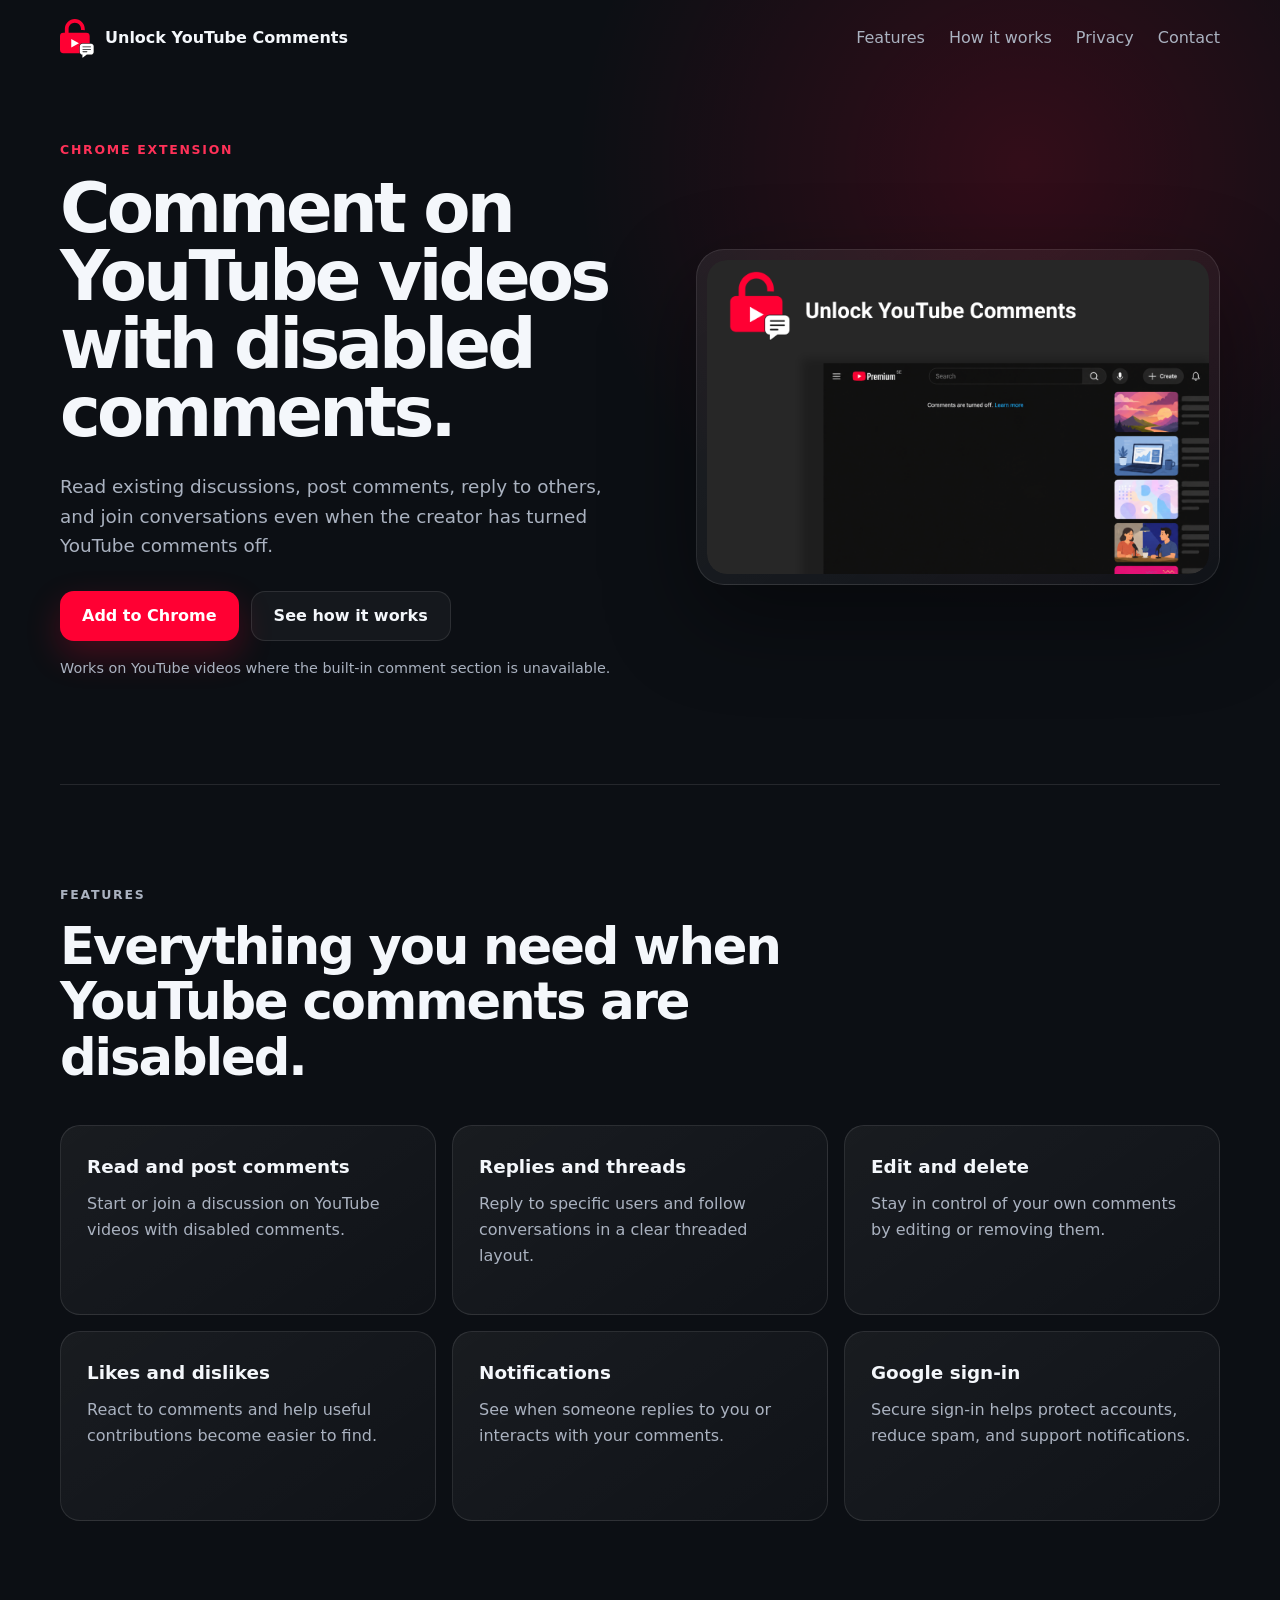
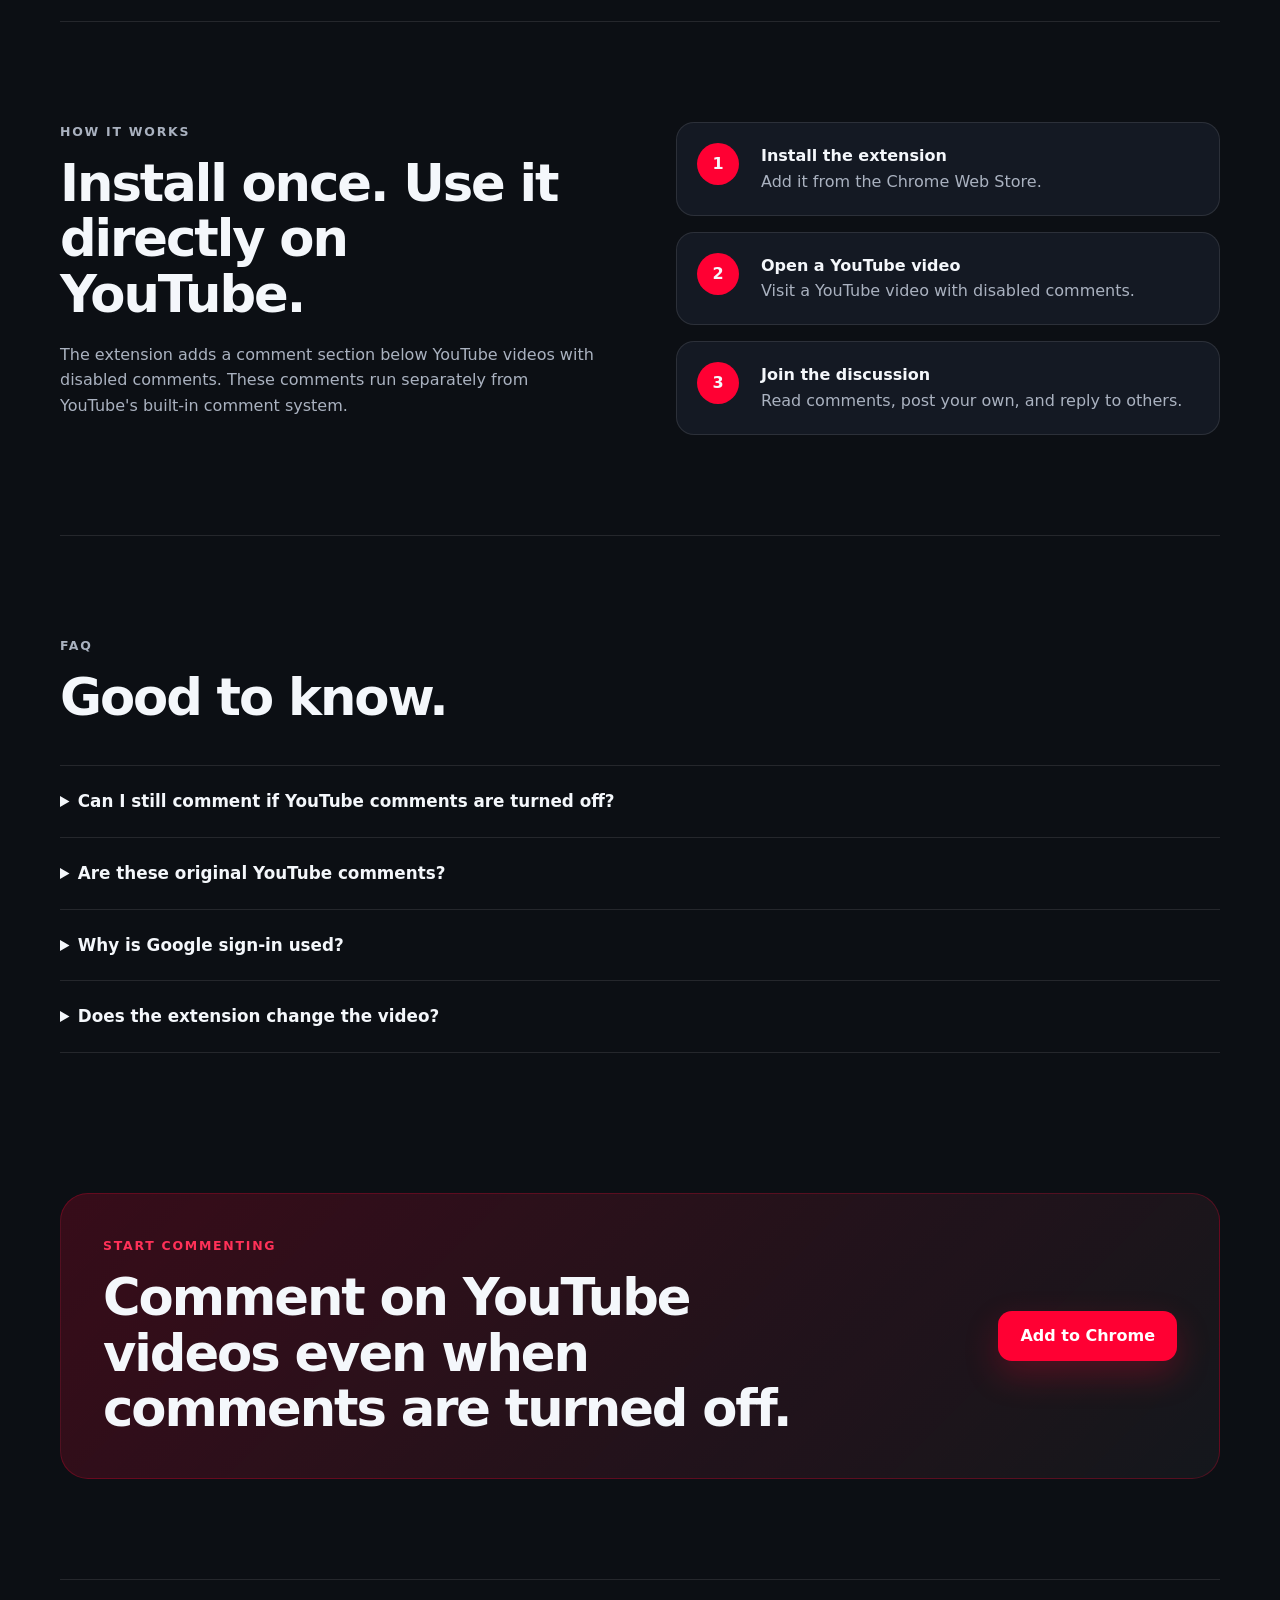
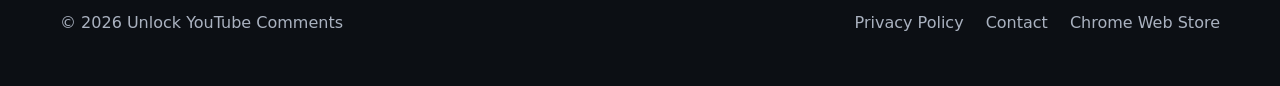
<file: index.html>
<!DOCTYPE html>
<html lang="en">
<head>
  <meta charset="UTF-8">
  <meta name="viewport" content="width=device-width, initial-scale=1.0">
  <meta name="description" content="Comment on YouTube videos with disabled comments. Read existing discussions, post comments, reply to others, and join conversations even when the creator has turned YouTube comments off.">
  <meta name="theme-color" content="#0f1115">
  <title>Unlock YouTube Comments – Enable Comments on Disabled Videos</title>
  <link rel="icon" type="image/svg+xml" href="images/logo.svg">
  <link rel="icon" type="image/png" sizes="128x128" href="images/favicon.png">
  <link rel="icon" type="image/png" sizes="48x48" href="images/favicon-48.png">
  <link rel="stylesheet" href="styles.css">

  <meta property="og:type" content="website">
  <meta property="og:url" content="https://unlockyoutubecomments.com/">
  <meta property="og:title" content="Unlock YouTube Comments – Enable Comments on Disabled Videos">
  <meta property="og:description" content="Comment on YouTube videos with disabled comments. Read existing discussions, post comments, reply to others, and join conversations even when the creator has turned YouTube comments off.">
  <meta property="og:image" content="https://unlockyoutubecomments.com/images/screenshot-2.png">
  <meta property="og:image:width" content="1280">
  <meta property="og:image:height" content="800">

  <meta name="twitter:card" content="summary_large_image">
  <meta name="twitter:title" content="Unlock YouTube Comments – Enable Comments on Disabled Videos">
  <meta name="twitter:description" content="Comment on YouTube videos with disabled comments. Read existing discussions, post comments, reply to others, and join conversations even when the creator has turned YouTube comments off.">
  <meta name="twitter:image" content="https://unlockyoutubecomments.com/images/screenshot-2.png">
</head>
<body>
  <header class="site-header">
    <a class="brand" href="#top" aria-label="Unlock YouTube Comments home">
      <img class="brand-mark" src="images/logo.svg" alt="" aria-hidden="true">
      <span>Unlock YouTube Comments</span>
    </a>
    <nav aria-label="Main navigation">
      <a href="#features">Features</a>
      <a href="#how-it-works">How it works</a>
      <a href="privacy.html">Privacy</a>
      <a href="contact.html">Contact</a>
    </nav>
  </header>

  <main id="top">
    <section class="hero">
      <div class="hero-copy">
        <p class="eyebrow">Chrome extension</p>
        <h1>Comment on YouTube videos with disabled comments.</h1>
        <p class="hero-text">Read existing discussions, post comments, reply to others, and join conversations even when the creator has turned YouTube comments off.</p>
        <div class="hero-actions">
          <a class="button primary" href="https://chromewebstore.google.com/detail/unlock-youtube-comments/bilcacfhgalbbfaamjhaeiminbjamjpi" target="_blank" rel="noopener noreferrer">Add to Chrome</a>
          <a class="button secondary" href="#how-it-works">See how it works</a>
        </div>
        <p class="small-note">Works on YouTube videos where the built-in comment section is unavailable.</p>
      </div>
      <div class="hero-visual">
        <div class="hero-slider" id="heroSlider">
          <img src="images/screenshot-1.png" alt="YouTube video with comments turned off, ready to be unlocked" class="is-active">
          <img src="images/screenshot-2.png" alt="YouTube comment thread with replies, likes, and edit options">
          <img src="images/screenshot-3.png" alt="Notifications dropdown showing replies to your comments">
        </div>
      </div>
    </section>

    <section class="section" id="features">
      <div class="section-heading">
        <p class="eyebrow">Features</p>
        <h2>Everything you need when YouTube comments are disabled.</h2>
      </div>
      <div class="feature-grid">
        <article class="card"><h3>Read and post comments</h3><p>Start or join a discussion on YouTube videos with disabled comments.</p></article>
        <article class="card"><h3>Replies and threads</h3><p>Reply to specific users and follow conversations in a clear threaded layout.</p></article>
        <article class="card"><h3>Edit and delete</h3><p>Stay in control of your own comments by editing or removing them.</p></article>
        <article class="card"><h3>Likes and dislikes</h3><p>React to comments and help useful contributions become easier to find.</p></article>
        <article class="card"><h3>Notifications</h3><p>See when someone replies to you or interacts with your comments.</p></article>
        <article class="card"><h3>Google sign-in</h3><p>Secure sign-in helps protect accounts, reduce spam, and support notifications.</p></article>
      </div>
    </section>

    <section class="section split" id="how-it-works">
      <div>
        <p class="eyebrow">How it works</p>
        <h2>Install once. Use it directly on YouTube.</h2>
        <p>The extension adds a comment section below YouTube videos with disabled comments. These comments run separately from YouTube's built-in comment system.</p>
      </div>
      <ol class="steps">
        <li><span>1</span><div><strong>Install the extension</strong><p>Add it from the Chrome Web Store.</p></div></li>
        <li><span>2</span><div><strong>Open a YouTube video</strong><p>Visit a YouTube video with disabled comments.</p></div></li>
        <li><span>3</span><div><strong>Join the discussion</strong><p>Read comments, post your own, and reply to others.</p></div></li>
      </ol>
    </section>

    <section class="section faq">
      <div class="section-heading"><p class="eyebrow">FAQ</p><h2>Good to know.</h2></div>
      <details><summary>Can I still comment if YouTube comments are turned off?</summary><p>Yes. Once the extension is installed, it adds its own comment section below the video so you can read and post comments even when YouTube's comments are disabled.</p></details>
      <details><summary>Are these original YouTube comments?</summary><p>No. These are separate, extension-powered comments for YouTube videos with disabled comments — they don't turn YouTube's own comments back on.</p></details>
      <details><summary>Why is Google sign-in used?</summary><p>Google sign-in is used to support secure accounts, comment ownership, spam prevention, and notifications. Your Google password is not shared with the extension.</p></details>
      <details><summary>Does the extension change the video?</summary><p>No. It adds a separate interface below the video page and does not alter the video itself.</p></details>
    </section>

    <section class="cta">
      <div><p class="eyebrow">Start commenting</p><h2>Comment on YouTube videos even when comments are turned off.</h2></div>
      <a class="button primary" href="https://chromewebstore.google.com/detail/unlock-youtube-comments/bilcacfhgalbbfaamjhaeiminbjamjpi" target="_blank" rel="noopener noreferrer">Add to Chrome</a>
    </section>
  </main>

  <footer>
    <span>© <span id="year"></span> Unlock YouTube Comments</span>
    <div><a href="privacy.html">Privacy Policy</a><a href="contact.html">Contact</a><a href="https://chromewebstore.google.com/detail/unlock-youtube-comments/bilcacfhgalbbfaamjhaeiminbjamjpi" target="_blank" rel="noopener noreferrer">Chrome Web Store</a></div>
  </footer>
  <script src="script.js"></script>
</body>
</html>
</file>
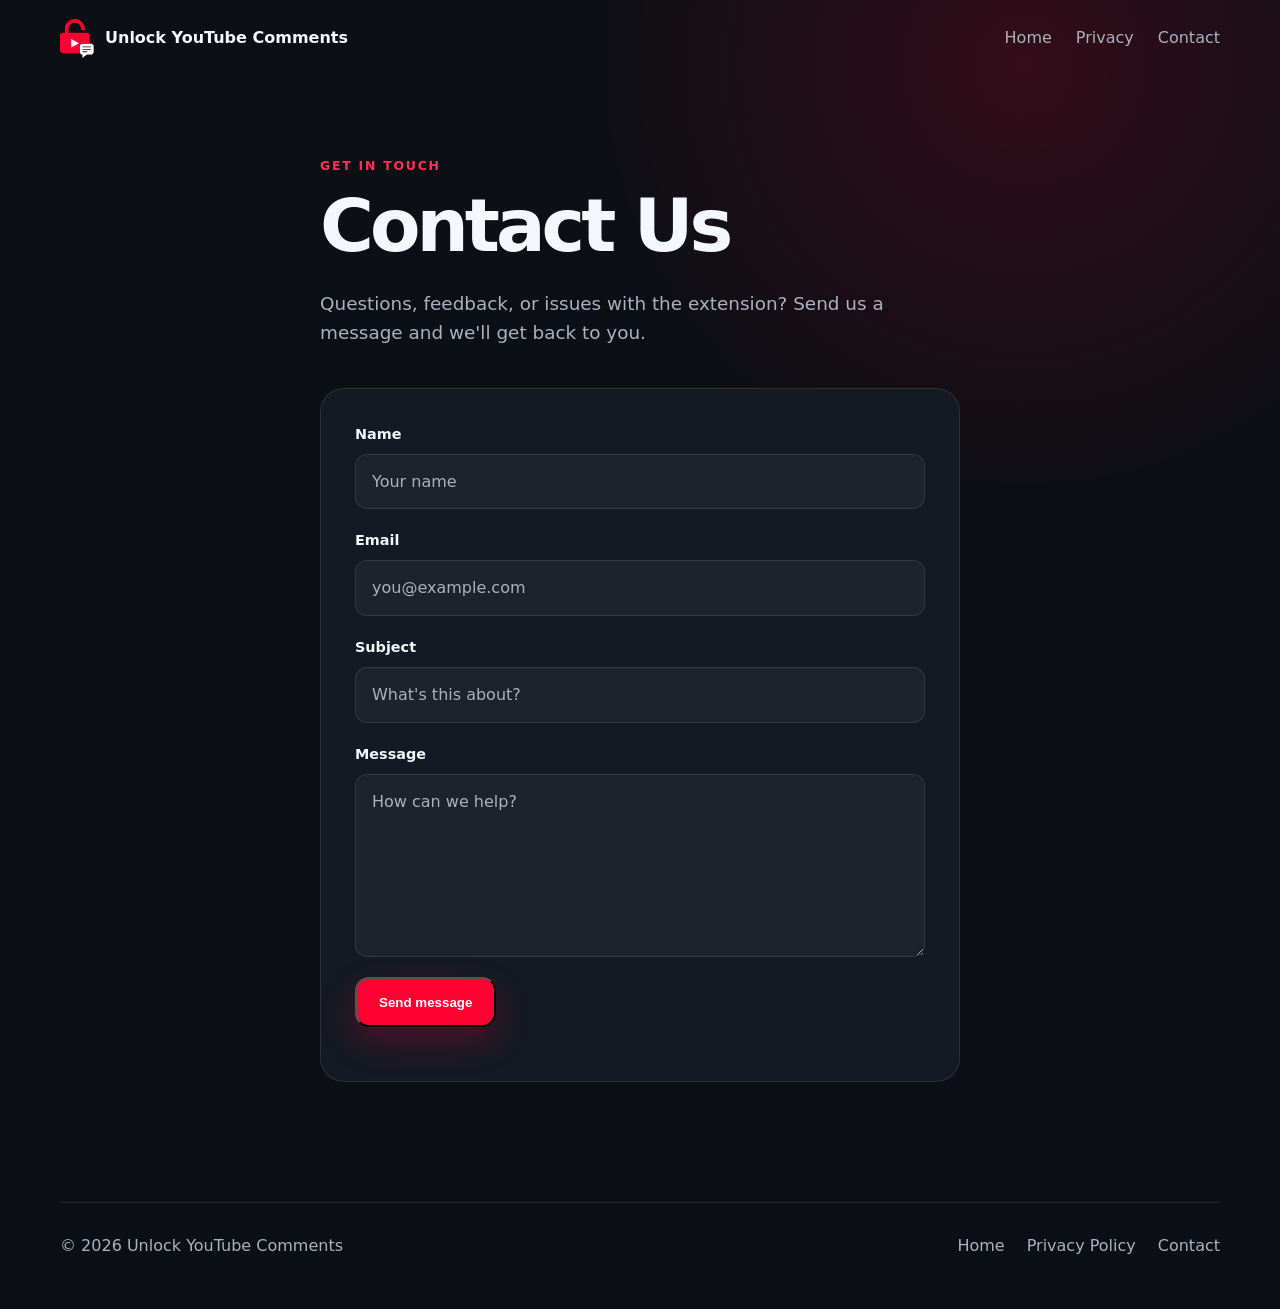
<file: contact.html>
<!DOCTYPE html>
<html lang="en">
<head>
  <meta charset="UTF-8">
  <meta name="viewport" content="width=device-width, initial-scale=1.0">
  <meta name="description" content="Contact the Unlock YouTube Comments team.">
  <meta name="theme-color" content="#0f1115">
  <title>Contact — Unlock YouTube Comments</title>
  <link rel="icon" type="image/svg+xml" href="images/logo.svg">
  <link rel="icon" type="image/png" sizes="128x128" href="images/favicon.png">
  <link rel="icon" type="image/png" sizes="48x48" href="images/favicon-48.png">
  <link rel="stylesheet" href="styles.css">

  <meta property="og:type" content="website">
  <meta property="og:url" content="https://unlockyoutubecomments.com/contact.html">
  <meta property="og:title" content="Contact — Unlock YouTube Comments">
  <meta property="og:description" content="Contact the Unlock YouTube Comments team.">
  <meta property="og:image" content="https://unlockyoutubecomments.com/images/screenshot-2.png">
  <meta property="og:image:width" content="1280">
  <meta property="og:image:height" content="800">

  <meta name="twitter:card" content="summary_large_image">
  <meta name="twitter:title" content="Contact — Unlock YouTube Comments">
  <meta name="twitter:description" content="Contact the Unlock YouTube Comments team.">
  <meta name="twitter:image" content="https://unlockyoutubecomments.com/images/screenshot-2.png">
</head>
<body class="contact-page">
  <header class="site-header">
    <a class="brand" href="index.html"><img class="brand-mark" src="images/logo.svg" alt="" aria-hidden="true"><span>Unlock YouTube Comments</span></a>
    <nav aria-label="Main navigation"><a href="index.html">Home</a><a href="privacy.html">Privacy</a><a href="contact.html">Contact</a></nav>
  </header>
  <main>
    <p class="eyebrow">Get in touch</p>
    <h1>Contact Us</h1>
    <p class="hero-text">Questions, feedback, or issues with the extension? Send us a message and we'll get back to you.</p>

    <form class="contact-form" id="contactForm" action="https://formsubmit.co/ajax/milosevic1998@gmail.com" method="POST">
      <input type="hidden" name="_subject" value="New message from Unlock YouTube Comments contact form">
      <input type="text" name="_honey" style="display:none" tabindex="-1" autocomplete="off">

      <div class="form-row">
        <label for="name">Name</label>
        <input type="text" id="name" name="name" placeholder="Your name" required>
      </div>

      <div class="form-row">
        <label for="email">Email</label>
        <input type="email" id="email" name="email" placeholder="you@example.com" required>
      </div>

      <div class="form-row">
        <label for="subject">Subject</label>
        <input type="text" id="subject" name="subject" placeholder="What's this about?" required>
      </div>

      <div class="form-row">
        <label for="message">Message</label>
        <textarea id="message" name="message" rows="6" placeholder="How can we help?" required></textarea>
      </div>

      <button class="button primary" type="submit">Send message</button>
      <p class="form-status" id="formStatus" role="status" aria-live="polite"></p>
    </form>
  </main>
  <footer><span>© <span id="year"></span> Unlock YouTube Comments</span><div><a href="index.html">Home</a><a href="privacy.html">Privacy Policy</a><a href="contact.html">Contact</a></div></footer>
  <script src="script.js"></script>
</body>
</html>
</file>
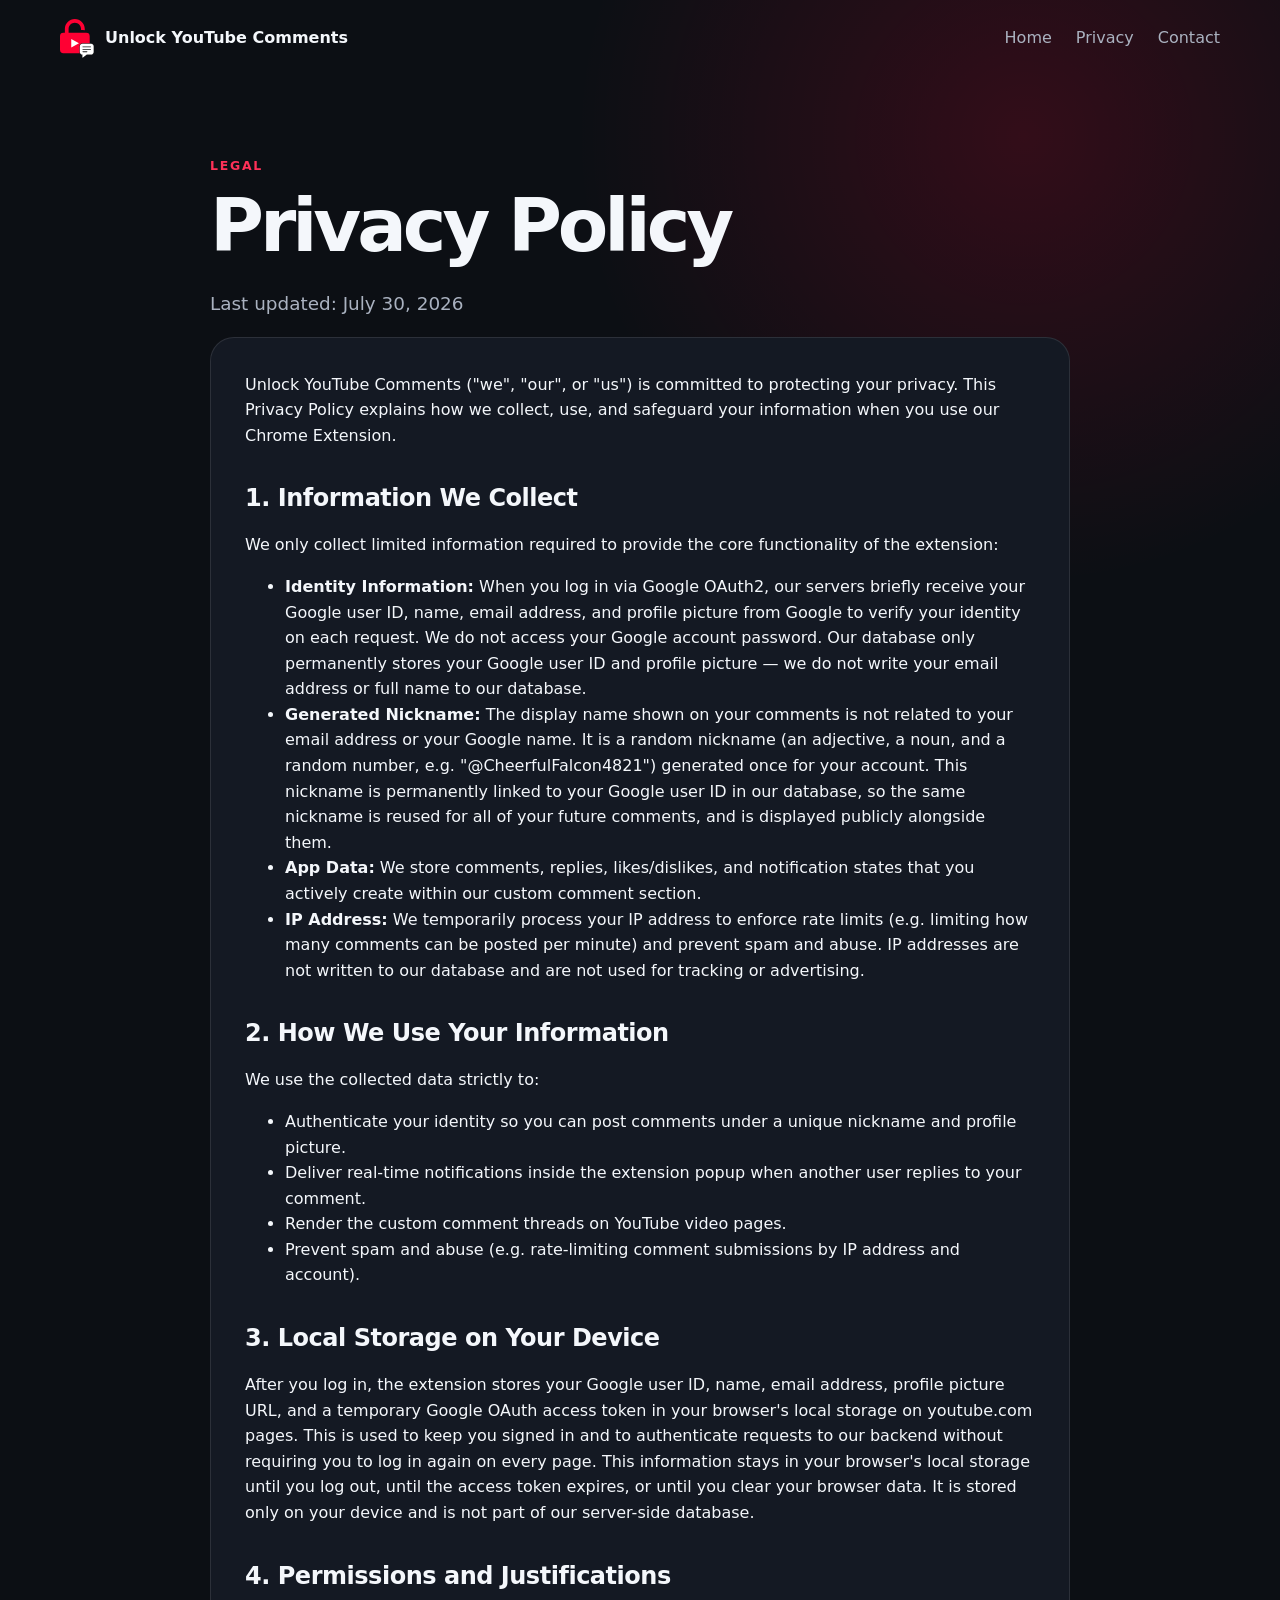
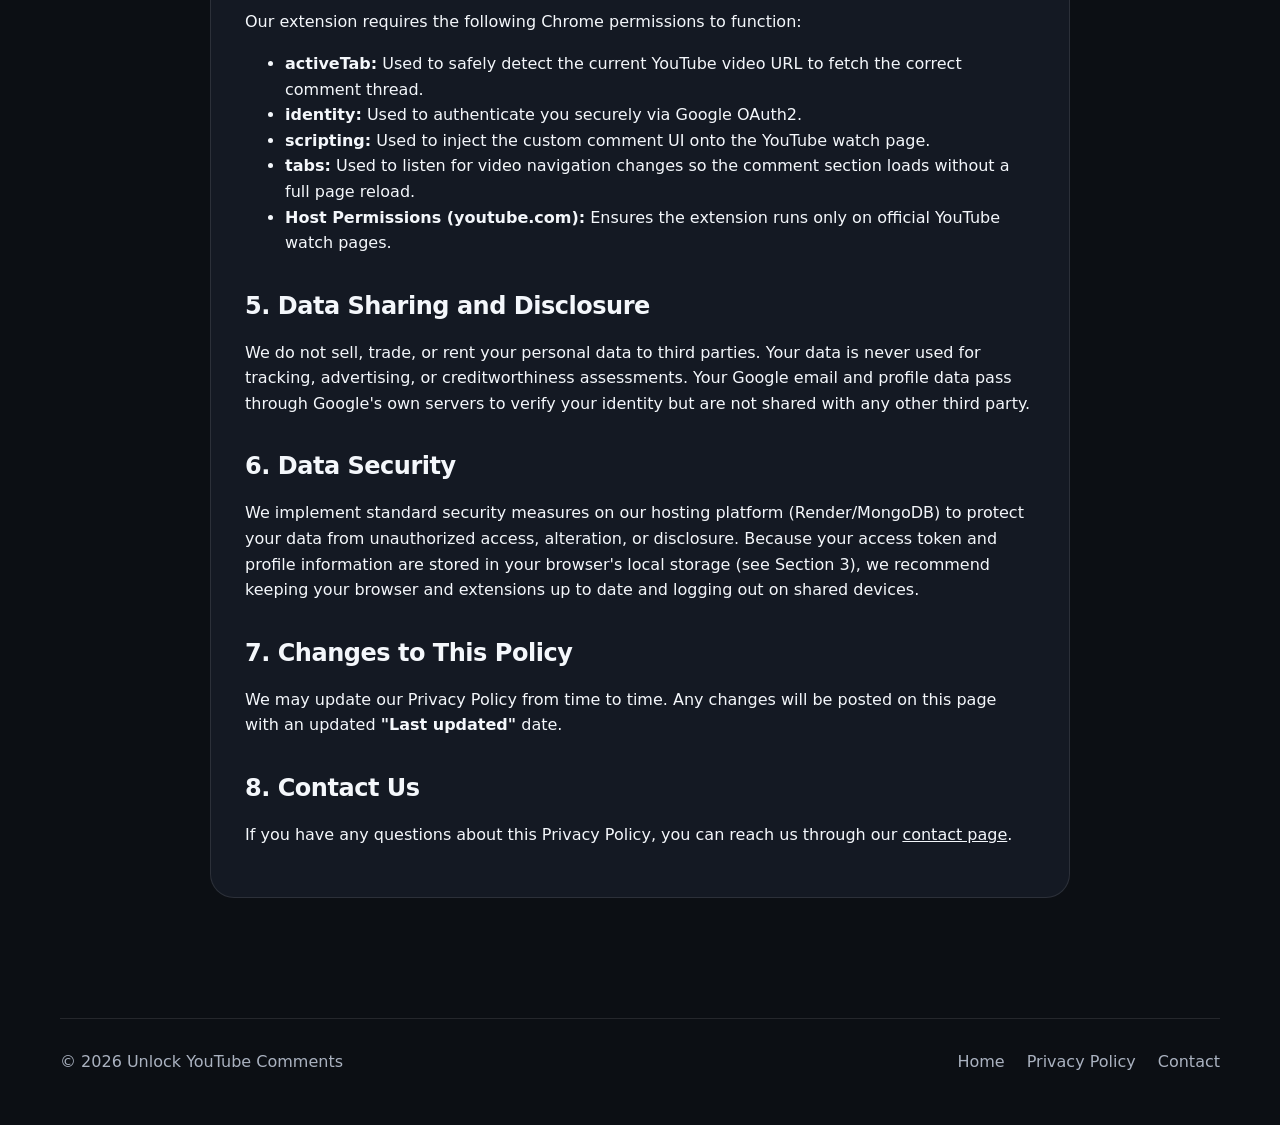
<file: privacy.html>
<!DOCTYPE html>
<html lang="en">
<head>
  <meta charset="UTF-8">
  <meta name="viewport" content="width=device-width, initial-scale=1.0">
  <meta name="description" content="Privacy Policy for the Unlock YouTube Comments Chrome extension.">
  <meta name="theme-color" content="#0f1115">
  <title>Privacy Policy — Unlock YouTube Comments</title>
  <link rel="icon" type="image/svg+xml" href="images/logo.svg">
  <link rel="icon" type="image/png" sizes="128x128" href="images/favicon.png">
  <link rel="icon" type="image/png" sizes="48x48" href="images/favicon-48.png">
  <link rel="stylesheet" href="styles.css">

  <meta property="og:type" content="website">
  <meta property="og:url" content="https://unlockyoutubecomments.com/privacy.html">
  <meta property="og:title" content="Privacy Policy — Unlock YouTube Comments">
  <meta property="og:description" content="Privacy Policy for the Unlock YouTube Comments Chrome extension.">
  <meta property="og:image" content="https://unlockyoutubecomments.com/images/screenshot-2.png">
  <meta property="og:image:width" content="1280">
  <meta property="og:image:height" content="800">

  <meta name="twitter:card" content="summary_large_image">
  <meta name="twitter:title" content="Privacy Policy — Unlock YouTube Comments">
  <meta name="twitter:description" content="Privacy Policy for the Unlock YouTube Comments Chrome extension.">
  <meta name="twitter:image" content="https://unlockyoutubecomments.com/images/screenshot-2.png">
</head>
<body class="privacy-page">
  <header class="site-header">
    <a class="brand" href="index.html"><img class="brand-mark" src="images/logo.svg" alt="" aria-hidden="true"><span>Unlock YouTube Comments</span></a>
    <nav aria-label="Main navigation"><a href="index.html">Home</a><a href="privacy.html">Privacy</a><a href="contact.html">Contact</a></nav>
  </header>
  <main>
    <p class="eyebrow">Legal</p>
    <h1>Privacy Policy</h1>
    <p class="hero-text">Last updated: July 30, 2026</p>
    <div class="privacy-content">

    <p>
        Unlock YouTube Comments ("we", "our", or "us") is committed to protecting
        your privacy. This Privacy Policy explains how we collect, use, and
        safeguard your information when you use our Chrome Extension.
    </p>

    <h2>1. Information We Collect</h2>

    <p>
        We only collect limited information required to provide the core
        functionality of the extension:
    </p>

    <ul>
        <li>
            <strong>Identity Information:</strong>
            When you log in via Google OAuth2, our servers briefly receive your
            Google user ID, name, email address, and profile picture from Google
            to verify your identity on each request. We do not access your Google
            account password. Our database only permanently stores your Google
            user ID and profile picture — we do not write your email address or
            full name to our database.
        </li>

        <li>
            <strong>Generated Nickname:</strong>
            The display name shown on your comments is not related to your email
            address or your Google name. It is a random nickname (an adjective,
            a noun, and a random number, e.g. "@CheerfulFalcon4821") generated
            once for your account. This nickname is permanently linked to your
            Google user ID in our database, so the same nickname is reused for
            all of your future comments, and is displayed publicly alongside them.
        </li>

        <li>
            <strong>App Data:</strong>
            We store comments, replies, likes/dislikes, and notification states
            that you actively create within our custom comment section.
        </li>

        <li>
            <strong>IP Address:</strong>
            We temporarily process your IP address to enforce rate limits (e.g.
            limiting how many comments can be posted per minute) and prevent
            spam and abuse. IP addresses are not written to our database and are
            not used for tracking or advertising.
        </li>
    </ul>

    <h2>2. How We Use Your Information</h2>

    <p>We use the collected data strictly to:</p>

    <ul>
        <li>Authenticate your identity so you can post comments under a unique nickname and profile picture.</li>
        <li>Deliver real-time notifications inside the extension popup when another user replies to your comment.</li>
        <li>Render the custom comment threads on YouTube video pages.</li>
        <li>Prevent spam and abuse (e.g. rate-limiting comment submissions by IP address and account).</li>
    </ul>

    <h2>3. Local Storage on Your Device</h2>

    <p>
        After you log in, the extension stores your Google user ID, name, email
        address, profile picture URL, and a temporary Google OAuth access token
        in your browser's local storage on youtube.com pages. This is used to
        keep you signed in and to authenticate requests to our backend without
        requiring you to log in again on every page. This information stays in
        your browser's local storage until you log out, until the access token
        expires, or until you clear your browser data. It is stored only on
        your device and is not part of our server-side database.
    </p>

    <h2>4. Permissions and Justifications</h2>

    <p>
        Our extension requires the following Chrome permissions to function:
    </p>

    <ul>
        <li><strong>activeTab:</strong> Used to safely detect the current YouTube video URL to fetch the correct comment thread.</li>

        <li><strong>identity:</strong> Used to authenticate you securely via Google OAuth2.</li>

        <li><strong>scripting:</strong> Used to inject the custom comment UI onto the YouTube watch page.</li>

        <li><strong>tabs:</strong> Used to listen for video navigation changes so the comment section loads without a full page reload.</li>

        <li><strong>Host Permissions (youtube.com):</strong> Ensures the extension runs only on official YouTube watch pages.</li>
    </ul>

    <h2>5. Data Sharing and Disclosure</h2>

    <p>
        We do not sell, trade, or rent your personal data to third parties.
        Your data is never used for tracking, advertising, or creditworthiness
        assessments. Your Google email and profile data pass through Google's
        own servers to verify your identity but are not shared with any other
        third party.
    </p>

    <h2>6. Data Security</h2>

    <p>
        We implement standard security measures on our hosting platform
        (Render/MongoDB) to protect your data from unauthorized access,
        alteration, or disclosure. Because your access token and profile
        information are stored in your browser's local storage (see Section 3),
        we recommend keeping your browser and extensions up to date and logging
        out on shared devices.
    </p>

    <h2>7. Changes to This Policy</h2>

    <p>
        We may update our Privacy Policy from time to time.
        Any changes will be posted on this page with an updated
        <strong>"Last updated"</strong> date.
    </p>

    <h2>8. Contact Us</h2>

    <p>
        If you have any questions about this Privacy Policy, you can reach us
        through our <a href="contact.html">contact page</a>.
    </p>

</div>
  </main>
  <footer><span>© <span id="year"></span> Unlock YouTube Comments</span><div><a href="index.html">Home</a><a href="privacy.html">Privacy Policy</a><a href="contact.html">Contact</a></div></footer>
  <script src="script.js"></script>
</body>
</html>
</file>
<file: styles.css>
*{box-sizing:border-box}:root{--bg:#0c0f14;--surface:#141923;--text:#f4f7fb;--muted:#aab2c0;--line:rgba(255,255,255,.1);--accent:#ff0033;--accent2:#ff3158;--max:1160px}html{scroll-behavior:smooth}body{margin:0;background:radial-gradient(circle at 80% 5%,rgba(255,0,51,.16),transparent 28rem),var(--bg);color:var(--text);font-family:Inter,ui-sans-serif,system-ui,-apple-system,BlinkMacSystemFont,"Segoe UI",sans-serif;line-height:1.6}a{color:inherit}.site-header{width:min(var(--max),calc(100% - 40px));margin:0 auto;min-height:76px;display:flex;align-items:center;justify-content:space-between;gap:24px}.brand{display:inline-flex;align-items:center;gap:11px;text-decoration:none;font-weight:800}.brand-mark{width:34px;height:auto;display:block}nav{display:flex;gap:24px}nav a,footer a{color:var(--muted);text-decoration:none}nav a:hover,footer a:hover{color:var(--text)}main{width:min(var(--max),calc(100% - 40px));margin:0 auto}.hero{min-height:650px;display:grid;grid-template-columns:1.05fr .95fr;align-items:center;gap:56px;padding:64px 0 90px}.eyebrow{margin:0 0 14px;color:var(--accent2);font-weight:800;text-transform:uppercase;letter-spacing:.14em;font-size:.78rem}h1,h2,h3,p{margin-top:0}h1{max-width:760px;font-size:clamp(2.8rem,6vw,4.3rem);line-height:.99;letter-spacing:-.055em;margin-bottom:26px}h2{font-size:clamp(2rem,4vw,3.6rem);line-height:1.08;letter-spacing:-.04em;margin-bottom:20px}h3{font-size:1.15rem;margin-bottom:10px}.hero-text,.section p,.card p,.steps p,details p{color:var(--muted)}.hero-text{max-width:680px;font-size:1.15rem}.hero-actions{display:flex;flex-wrap:wrap;gap:12px;margin:30px 0 16px}.button{min-height:50px;display:inline-flex;align-items:center;justify-content:center;padding:0 22px;border-radius:14px;font-weight:800;text-decoration:none;transition:transform .18s ease}.button:hover{transform:translateY(-2px)}.primary{background:var(--accent);color:#fff;box-shadow:0 14px 34px rgba(255,0,51,.24)}.secondary{background:rgba(255,255,255,.04);border:1px solid var(--line)}.small-note{color:var(--muted);font-size:.9rem}.hero-visual{padding:10px;border:1px solid var(--line);border-radius:28px;background:linear-gradient(145deg,rgba(255,255,255,.07),rgba(255,255,255,.025));box-shadow:0 34px 90px rgba(0,0,0,.42)}.hero-visual img{display:block;width:100%;border-radius:20px}.hero-slider{position:relative;width:100%;aspect-ratio:1280/800;overflow:hidden;border-radius:20px}.hero-slider img{position:absolute;inset:0;width:100%;height:100%;object-fit:cover;border-radius:20px;opacity:0;transition:opacity .9s ease}.hero-slider img.is-active{opacity:1}.section{padding:100px 0;border-top:1px solid var(--line)}.section-heading{max-width:760px;margin-bottom:40px}.feature-grid{display:grid;grid-template-columns:repeat(3,1fr);gap:16px}.card{padding:26px;min-height:190px;border-radius:20px;border:1px solid var(--line);background:linear-gradient(145deg,rgba(255,255,255,.055),rgba(255,255,255,.02))}.split{display:grid;grid-template-columns:1fr 1fr;gap:72px}.steps{list-style:none;padding:0;margin:0;display:grid;gap:16px}.steps li{display:grid;grid-template-columns:48px 1fr;gap:16px;align-items:start;padding:20px;border:1px solid var(--line);border-radius:18px;background:var(--surface)}.steps li>span{width:42px;height:42px;display:grid;place-items:center;border-radius:50%;background:var(--accent);font-weight:900}.steps p{margin-bottom:0}.faq details{border-top:1px solid var(--line);padding:22px 0}.faq details:last-child{border-bottom:1px solid var(--line)}summary{cursor:pointer;font-weight:800;font-size:1.05rem}details p{max-width:800px;padding-top:14px;margin-bottom:0}.cta{margin:40px 0 100px;padding:42px;display:flex;align-items:center;justify-content:space-between;gap:30px;border-radius:28px;border:1px solid rgba(255,0,51,.25);background:linear-gradient(135deg,rgba(255,0,51,.18),rgba(255,255,255,.035))}.cta h2{max-width:760px;margin-bottom:0}footer{width:min(var(--max),calc(100% - 40px));margin:0 auto;padding:30px 0 50px;border-top:1px solid var(--line);color:var(--muted);display:flex;align-items:center;justify-content:space-between;gap:20px}footer div{display:flex;gap:22px}.privacy-page main{max-width:860px;padding:80px 0 120px}.privacy-page h1{font-size:clamp(2.6rem,6vw,4.6rem)}.privacy-content{padding:34px;border:1px solid var(--line);border-radius:24px;background:var(--surface)}.privacy-content h2{margin-top:38px;font-size:1.5rem;letter-spacing:-.02em}.privacy-content h2:first-child{margin-top:0}.contact-page main{max-width:640px;padding:80px 0 120px}.contact-page h1{font-size:clamp(2.6rem,6vw,4.6rem)}.contact-form{margin-top:40px;padding:34px;display:grid;gap:20px;border:1px solid var(--line);border-radius:24px;background:var(--surface)}.form-row{display:grid;gap:8px}.form-row label{font-weight:800;font-size:.9rem}.form-row input,.form-row textarea{width:100%;padding:14px 16px;border-radius:12px;border:1px solid var(--line);background:rgba(255,255,255,.04);color:var(--text);font:inherit;resize:vertical}.form-row input::placeholder,.form-row textarea::placeholder{color:var(--muted)}.form-row input:focus,.form-row textarea:focus{outline:none;border-color:var(--accent)}.contact-form .button{justify-self:start}.contact-form .button:disabled{opacity:.6;cursor:default;transform:none}.form-status{margin:0;font-weight:700;font-size:.92rem}.form-status.success{color:#3ddc84}.form-status.error{color:var(--accent2)}@media(min-width:2565px){h1{font-size:clamp(2.8rem,6vw,4.9rem)}.hero-actions{margin-top:60px}}@media(max-width:900px){.hero,.split{grid-template-columns:1fr}.hero{min-height:auto;padding-top:40px}.feature-grid{grid-template-columns:1fr 1fr}.cta{align-items:flex-start;flex-direction:column}}@media(max-width:620px){.site-header{align-items:flex-start;padding:18px 0}nav{display:none}main,.site-header,footer{width:min(100% - 26px,var(--max))}h1{font-size:3rem}.hero{gap:34px;padding-bottom:65px}.section{padding:74px 0}.feature-grid{grid-template-columns:1fr}.cta{padding:28px}footer{align-items:flex-start;flex-direction:column}}
</file>
